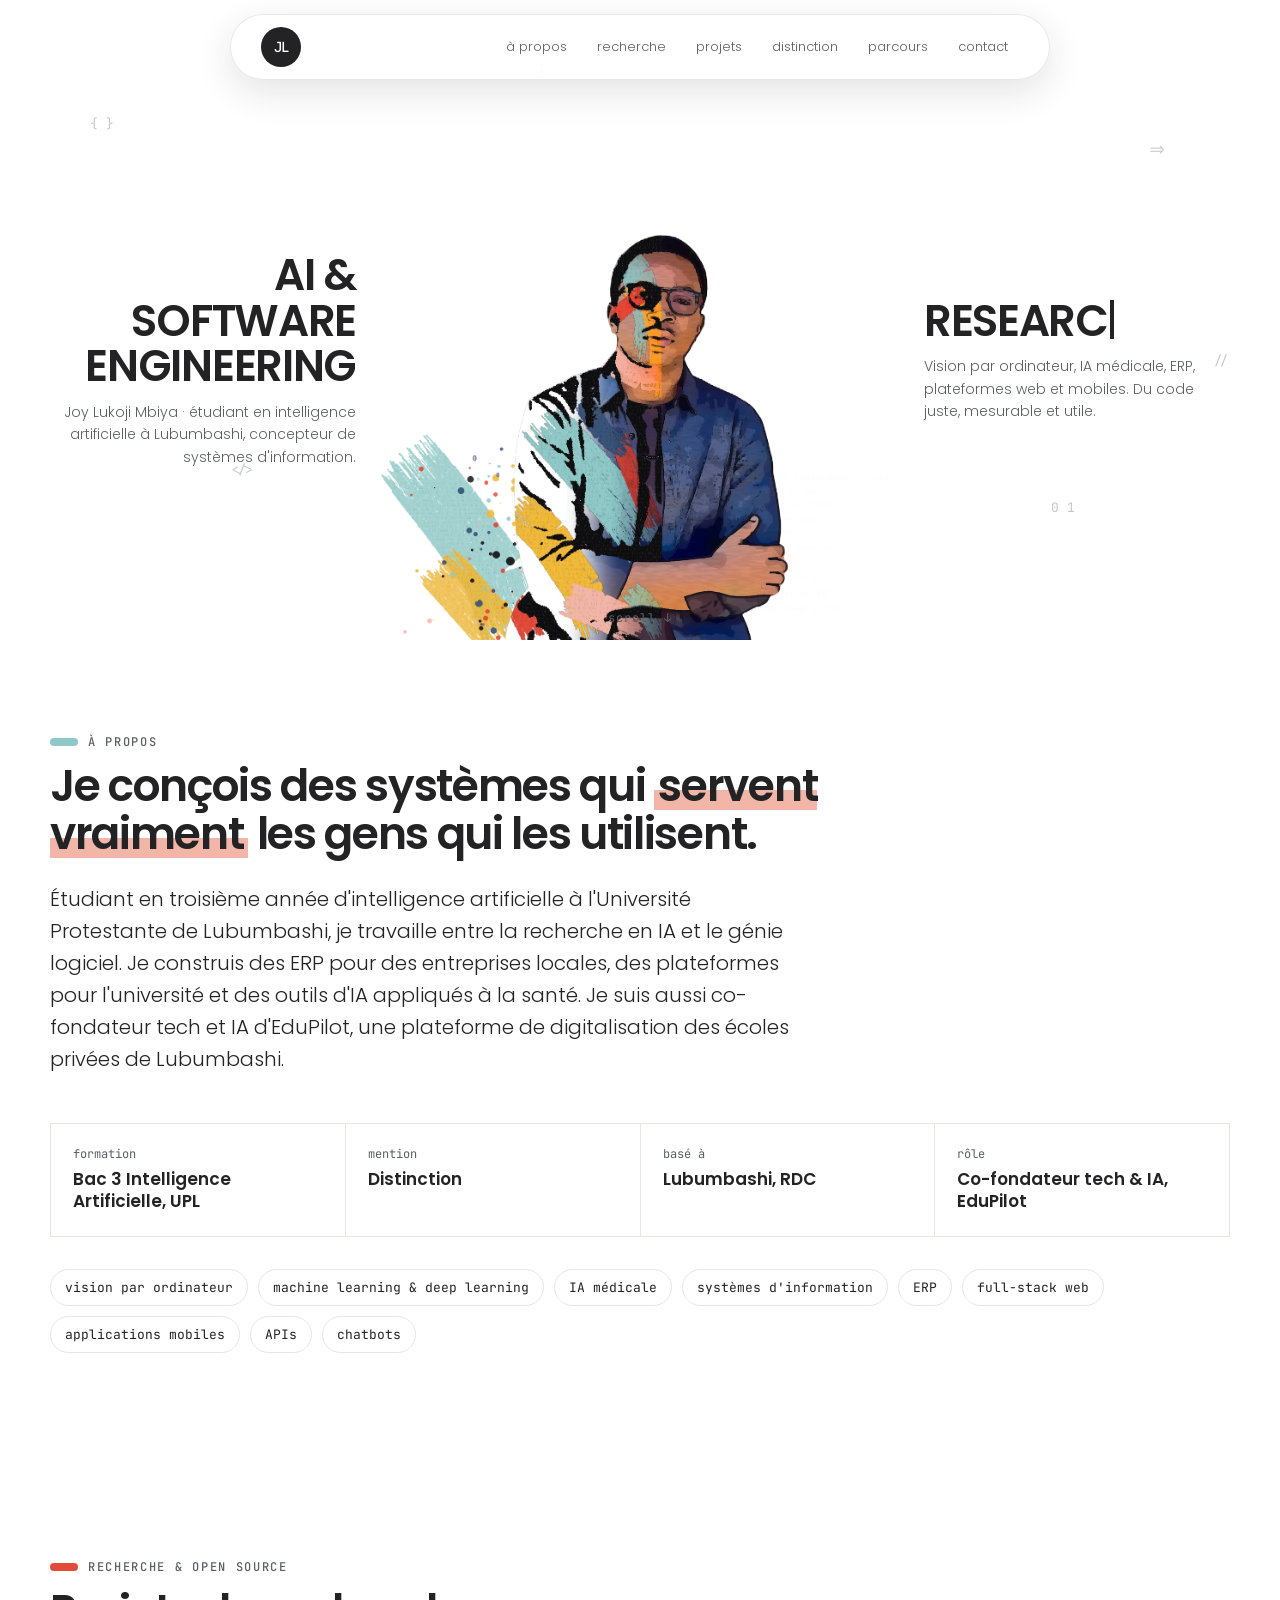
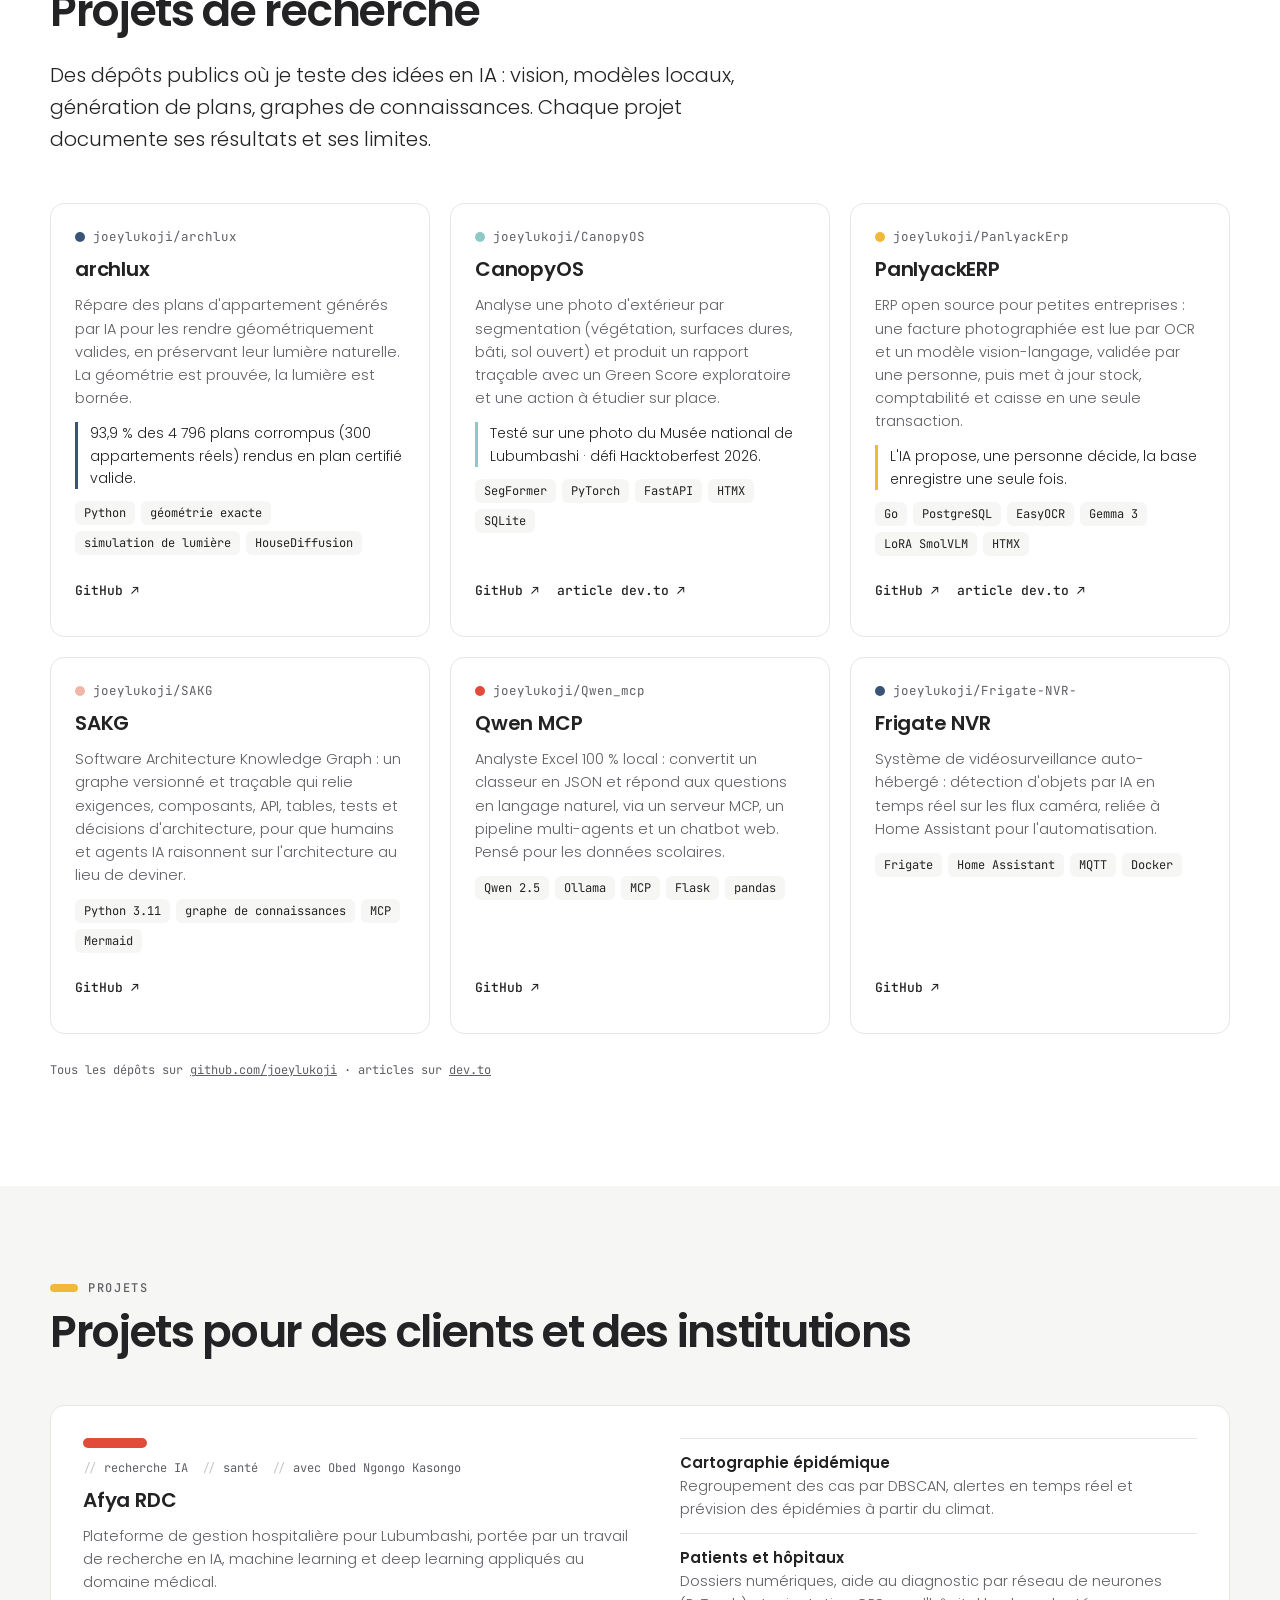
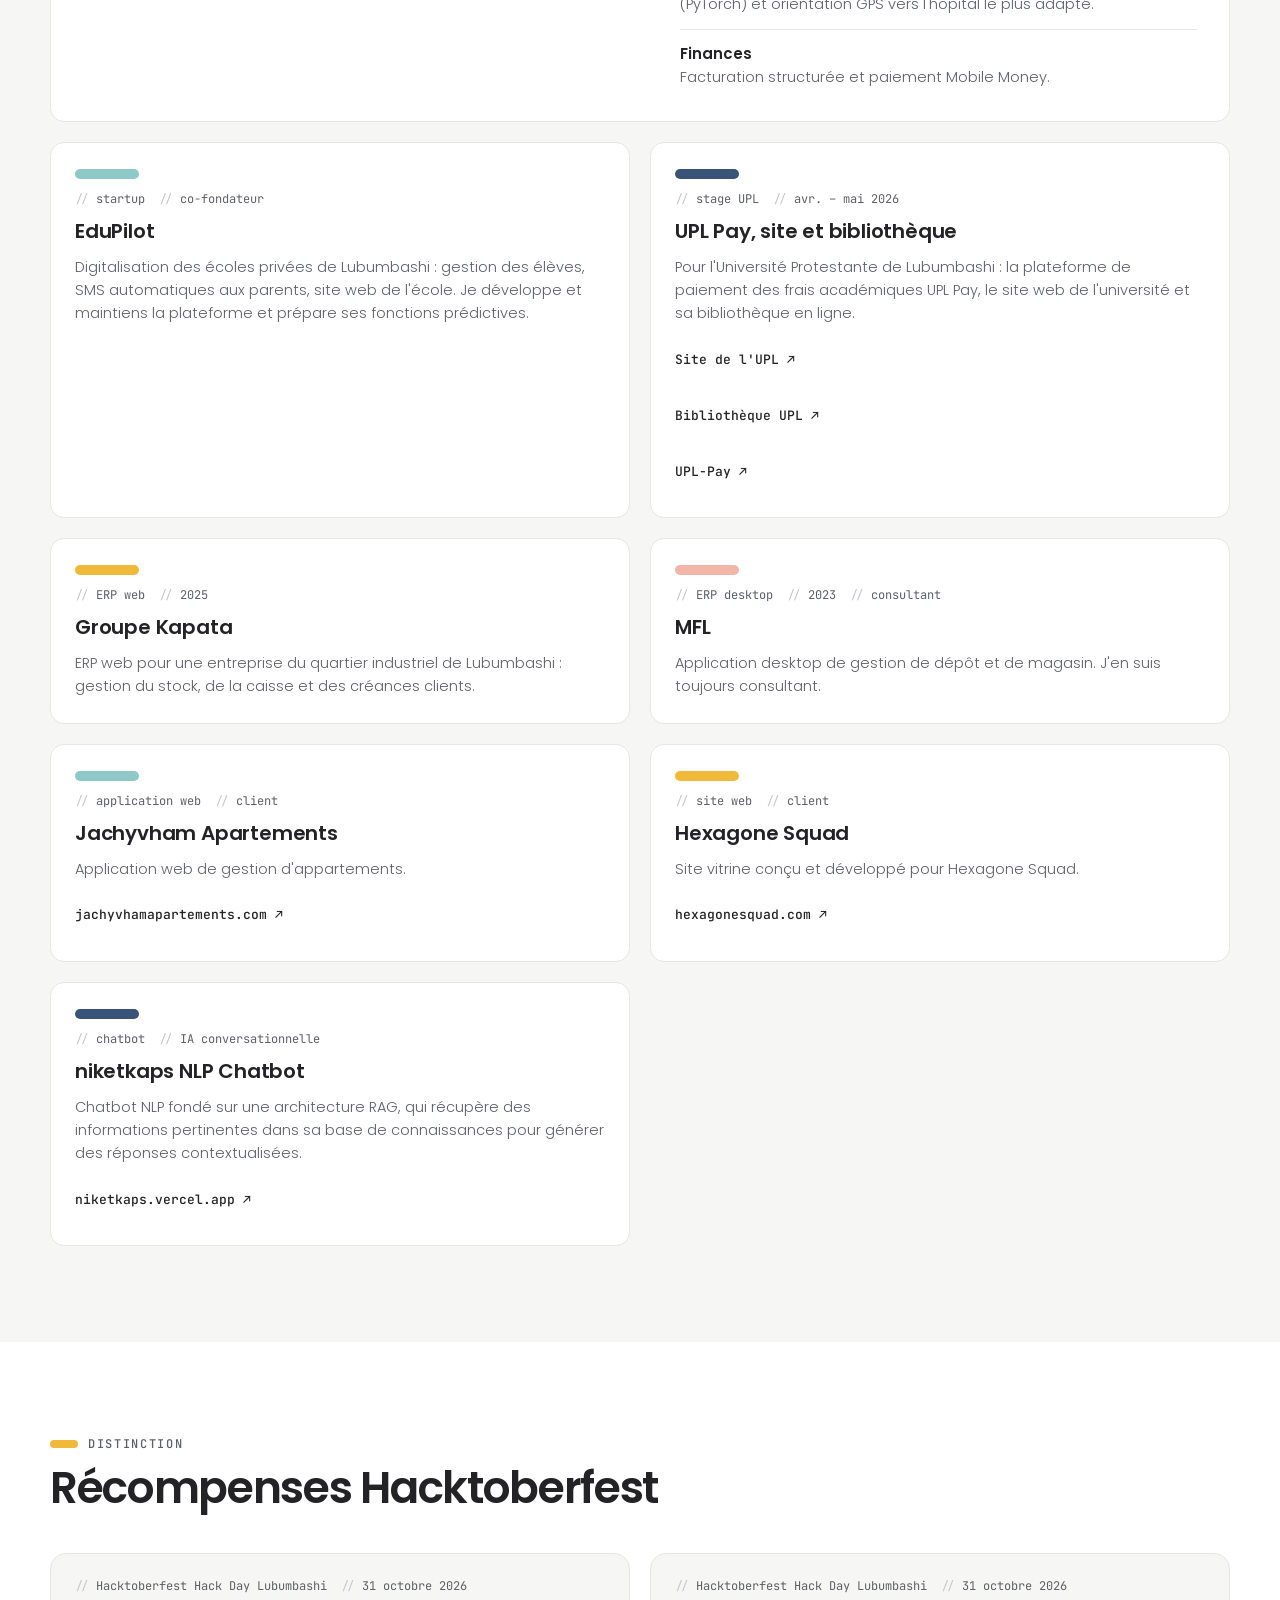
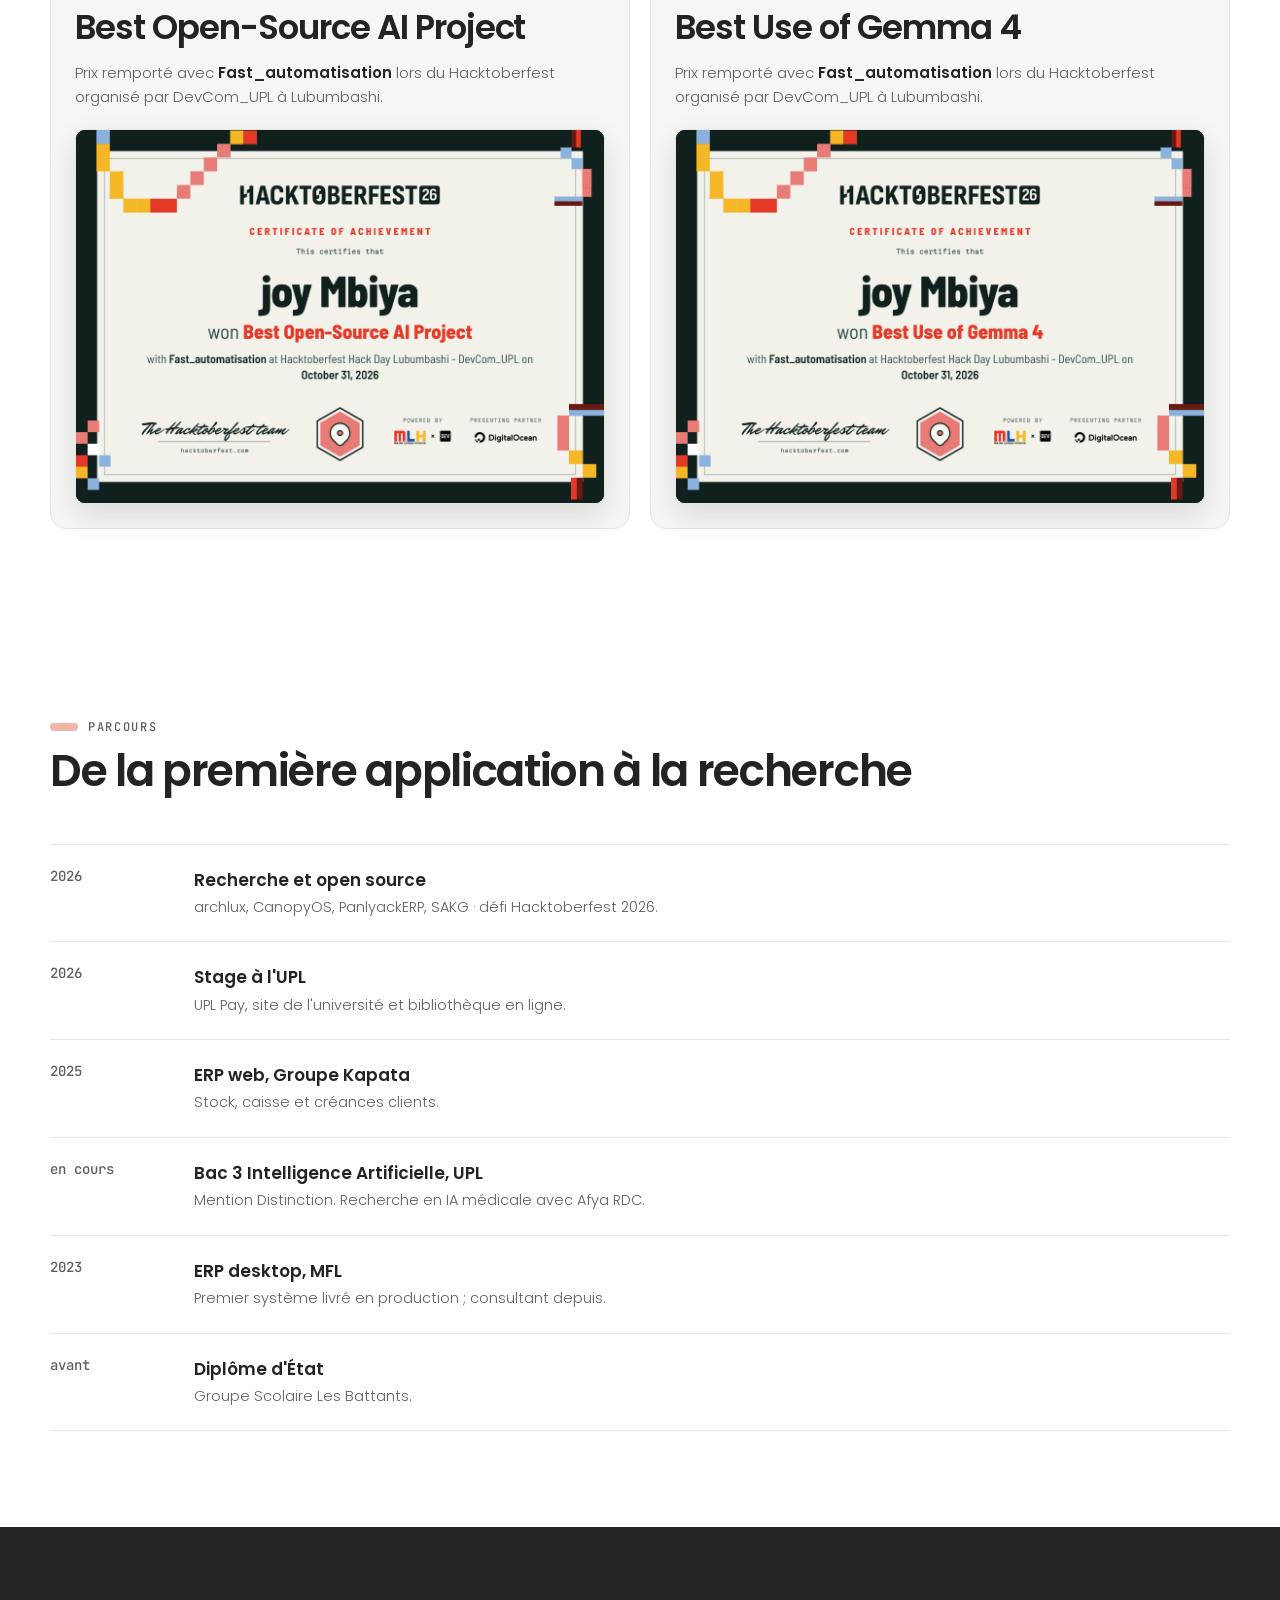
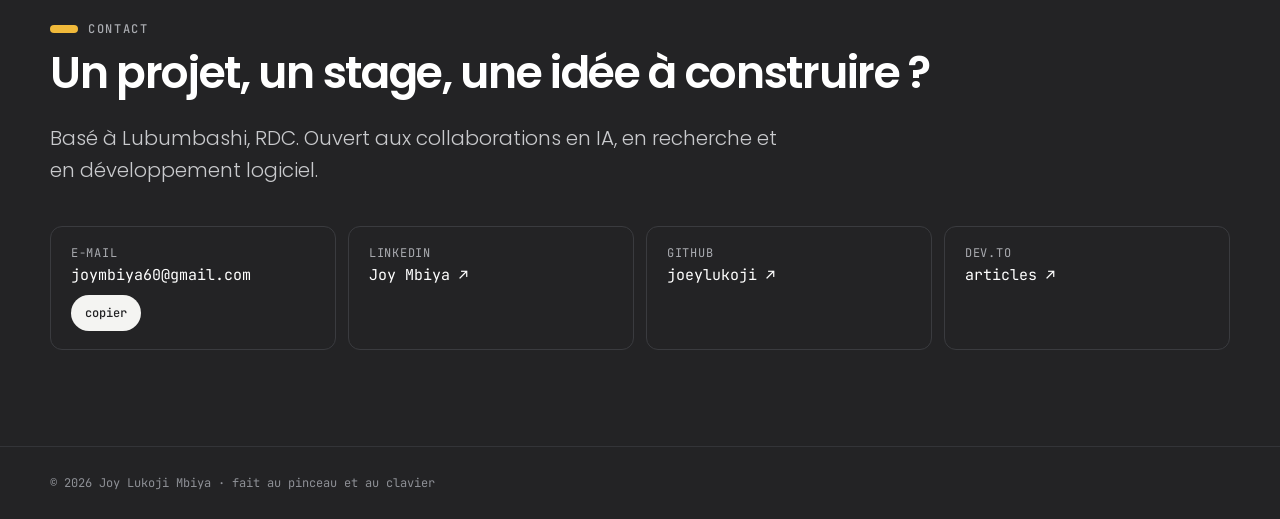
<file: index.html>
<!doctype html><html><head><meta charset=utf8><meta name=viewport content="width=device-width,initial-scale=1,viewport-fit=cover"><style>:root{color-scheme:light;box-sizing:border-box;padding-top:env(safe-area-inset-top,0px);padding-bottom:env(safe-area-inset-bottom,0px)}html{scroll-padding-top:env(safe-area-inset-top,0px)}body{margin:0;padding:0;font:14px -apple-system,BlinkMacSystemFont,sans-serif;background:#fff;color:#000}img{max-width:100%}[hidden]:not([hidden=until-found i]){display:none!important}</style></head><body>
<title>Joy Lukoji Portfolio</title>
<meta name="claude:viewport-fit-sides" content="cover">
<link rel="preconnect" href="https://fonts.googleapis.com">
<link rel="stylesheet" href="https://fonts.googleapis.com/css2?family=Poppins:wght@300;400;600&family=JetBrains+Mono:wght@400;500&display=swap">
<style>
/* Layout: the banner becomes the hero (titles flanking the split portrait), then calm white sections — projects as a ledger of cards, a short timeline, contact. Single light look, like the banner. */
:root{
  --paper:#ffffff; --wash:#f6f6f4; --ink:#232325; --muted:#5d5f64; --faint:#c4c6cb; --rule:#e6e6e3;
  --teal:#8fc9c7; --yellow:#f0b93a; --red:#e24a3a; --pink:#f2b6a8; --navy:#3a5478;
  --display:'Poppins',system-ui,-apple-system,'Segoe UI',sans-serif;
  --mono:'JetBrains Mono',ui-monospace,'SFMono-Regular',Menlo,monospace;
  --ease:cubic-bezier(.2,.8,.2,1);
  color-scheme:light;
}
*{box-sizing:border-box}
html{scroll-behavior:smooth;scroll-padding-top:104px}
body{background:var(--paper);color:var(--ink);font-family:var(--display);font-weight:300;font-size:16px;line-height:1.6}
a{color:inherit}
:focus-visible{outline:3px solid var(--yellow);outline-offset:3px;border-radius:4px}
.gut{padding-left:max(16px,env(safe-area-inset-left,0px));padding-right:max(16px,env(safe-area-inset-right,0px))}
.wrap{max-width:1180px;margin:0 auto}
.mono{font-family:var(--mono);font-weight:400}

/* nav */
.nav{position:fixed;top:max(14px,env(safe-area-inset-top,0px));left:50%;transform:translateX(-50%);z-index:20;width:min(820px,calc(100% - 32px));border:1px solid rgba(35,35,37,.1);border-radius:999px;background:rgba(255,255,255,.74);color:var(--ink);box-shadow:0 12px 36px rgba(35,35,37,.12),inset 0 1px 0 rgba(255,255,255,.8);backdrop-filter:blur(20px) saturate(180%);-webkit-backdrop-filter:blur(20px) saturate(180%);transition:background .3s var(--ease),box-shadow .3s var(--ease)}
.nav .wrap{display:flex;align-items:center;justify-content:space-between;gap:16px;min-height:64px;max-width:none;margin:0;flex-wrap:nowrap;padding:8px 12px 8px 14px}
.mark{width:40px;height:40px;flex:none;border-radius:50%;background:var(--ink);color:#fff;display:grid;place-items:center;font:500 14px/1 var(--mono);letter-spacing:-1px;text-decoration:none;transition:background .25s var(--ease),transform .25s var(--ease)}
.mark:hover{background:#465b60;transform:rotate(-8deg)}
.nav ul{display:flex;align-items:center;gap:4px;list-style:none;margin:0;padding:0;font-size:13px;flex-wrap:nowrap}
.nav ul a{text-decoration:none;color:var(--muted);padding:9px 13px;border-radius:999px;display:inline-block;white-space:nowrap;transition:background .25s var(--ease),color .25s var(--ease),transform .25s var(--ease)}
.nav ul a:hover,.nav ul a[aria-current="location"]{background:rgba(35,35,37,.07);color:var(--ink)}
.nav ul a:hover{transform:translateY(-1px)}
.nav ul a[aria-current="location"]{font-weight:600}

/* hero */
.hero{position:relative;overflow:hidden;background:var(--paper)}
.hero .wrap{display:grid;grid-template-columns:1fr minmax(0,520px) 1fr;align-items:end;gap:24px;min-height:min(640px,82vw);padding-top:120px}
.side{align-self:center;display:flex;flex-direction:column;gap:12px;padding-bottom:40px;min-width:0}
.side.l{text-align:right;align-items:flex-end}
.side h1,.side .h{margin:0;font-weight:600;font-size:clamp(28px,3.4vw,46px);line-height:1.05;letter-spacing:-.03em;text-wrap:balance}
.side p{margin:0;font-size:14px;color:var(--muted);max-width:34ch}
.side p.h{color:var(--ink);font-size:clamp(28px,3.4vw,46px);max-width:none}
.portrait{position:relative;align-self:end;min-width:0}
.portrait img{display:block;width:100%;height:auto;max-width:100%}
.caret{display:inline-block;width:.09em;height:.9em;background:var(--ink);vertical-align:-.08em;margin-left:.06em}
.glyphs span{position:absolute;font:13px var(--mono);color:var(--faint);pointer-events:none}
.scroll{position:absolute;left:50%;bottom:14px;transform:translateX(-50%);font:12px var(--mono);color:var(--muted);letter-spacing:.08em}

/* sections */
section{padding-block:96px}
.eyebrow{font:500 12px/1 var(--mono);letter-spacing:.14em;text-transform:uppercase;color:var(--muted);display:flex;gap:10px;align-items:center}
.eyebrow::before{content:"";width:28px;height:8px;border-radius:8px;background:var(--c,var(--teal))}
h2{font-weight:600;font-size:clamp(28px,4vw,44px);line-height:1.1;letter-spacing:-.03em;margin:14px 0 0;text-wrap:balance}
.lead{font-size:clamp(17px,1.6vw,20px);line-height:1.6;max-width:62ch;color:var(--ink);margin:24px 0 0}
.brush{background:linear-gradient(transparent 58%,var(--c,var(--yellow)) 58%,var(--c,var(--yellow)) 90%,transparent 90%);padding:0 .1em}

/* about */
.about{background:var(--paper)}
.facts{display:grid;grid-template-columns:repeat(auto-fit,minmax(200px,1fr));gap:1px;background:var(--rule);border:1px solid var(--rule);margin-top:48px}
.fact{background:var(--paper);padding:22px 22px 24px;display:flex;flex-direction:column;gap:6px;min-width:0}
.fact b{font-weight:600;font-size:17px;line-height:1.3}
.fact span{font:12px var(--mono);color:var(--muted)}

/* skills */
.skills{display:flex;flex-wrap:wrap;gap:10px;margin-top:32px;padding:0;list-style:none}
.skills li{font:13px var(--mono);padding:9px 14px;border:1px solid var(--rule);border-radius:999px;background:var(--paper)}

/* projects */
.work{background:var(--wash)}
.grid{display:grid;grid-template-columns:repeat(2,minmax(0,1fr));align-items:stretch;gap:20px;margin-top:48px}
.card{position:relative;background:var(--paper);border:1px solid var(--rule);border-radius:14px;padding:26px 24px 24px;display:flex;flex-direction:column;gap:12px;min-width:0;overflow:hidden;transition:transform .5s var(--ease),box-shadow .5s var(--ease)}
.card:hover{transform:translateY(-4px);box-shadow:0 18px 40px -24px rgba(35,35,37,.35)}
.swatch{height:10px;width:64px;border-radius:10px;background:var(--c);transform-origin:left;transition:width .6s var(--ease)}
.card:hover .swatch{width:120px}
.card h3{margin:0;font-size:20px;font-weight:600;line-height:1.25;letter-spacing:-.01em}
.card p{margin:0;font-size:14.5px;color:var(--muted)}
.meta{display:flex;flex-wrap:wrap;gap:8px 14px;font:12px var(--mono);color:var(--muted)}
.meta span::before{content:"// ";color:var(--faint)}
.card a.go{margin-top:auto;font:500 13px var(--mono);text-decoration:none;display:inline-flex;gap:6px;align-items:center;padding:8px 0;min-height:44px}
.card a.go:hover{text-decoration:underline}
.card.feat{grid-column:1/-1;display:grid;grid-template-columns:minmax(0,1.1fr) minmax(0,1fr);gap:28px;padding:32px}
.card.feat .col{display:flex;flex-direction:column;gap:12px;min-width:0}
.axes{list-style:none;margin:0;padding:0;display:flex;flex-direction:column;gap:12px}
.axes li{border-top:1px solid var(--rule);padding-top:12px;font-size:14.5px;color:var(--muted)}
.axes b{display:block;color:var(--ink);font-weight:600;font-size:15px}

/* research */
.research{background:var(--paper)}
.rgrid{display:grid;grid-template-columns:repeat(auto-fill,minmax(min(100%,350px),1fr));gap:20px;margin-top:48px}
.repo{position:relative;border:1px solid var(--rule);border-radius:14px;padding:24px;display:flex;flex-direction:column;gap:12px;min-width:0;background:var(--paper);transition:transform .5s var(--ease),box-shadow .5s var(--ease),border-color .5s var(--ease)}
.repo:hover{transform:translateY(-4px);box-shadow:0 18px 40px -24px rgba(35,35,37,.35);border-color:var(--c)}
.repo .path{font:12.5px var(--mono);color:var(--muted);display:flex;align-items:center;gap:8px;overflow-wrap:anywhere}
.repo .path i{width:10px;height:10px;border-radius:50%;background:var(--c);flex:none}
.repo h3{margin:0;font-size:20px;font-weight:600;letter-spacing:-.01em;line-height:1.25}
.repo p{margin:0;font-size:14.5px;color:var(--muted)}
.repo .key{font-size:14px;color:var(--ink);border-left:3px solid var(--c);padding-left:12px}
.stack{display:flex;flex-wrap:wrap;gap:6px;list-style:none;margin:0;padding:0}
.stack li{font:12px var(--mono);padding:4px 9px;border-radius:6px;background:var(--wash);color:var(--ink)}
.acts{display:flex;flex-wrap:wrap;gap:4px 18px;margin-top:auto}
.acts a{font:500 13px var(--mono);text-decoration:none;display:inline-flex;align-items:center;min-height:44px}
.acts a:hover{text-decoration:underline}
.note{font:12px var(--mono);color:var(--muted);margin-top:28px}
.note a{text-decoration:underline}

/* award */
.award-grid{display:grid;grid-template-columns:repeat(2,minmax(0,1fr));align-items:stretch;gap:20px;margin-top:40px}
.award-card{display:flex;flex-direction:column;align-items:stretch;gap:20px;margin-top:0;padding:24px;background:var(--wash);border:1px solid var(--rule);border-radius:16px}
.award-copy{display:flex;flex-direction:column;align-items:flex-start;gap:14px;min-width:0}
.award-copy h3{margin:0;font-size:clamp(24px,3vw,34px);font-weight:600;line-height:1.15;letter-spacing:-.03em}
.award-copy p{margin:0;color:var(--muted);font-size:15px}
.award-copy strong{color:var(--ink);font-weight:600}
.award-image{display:block;min-width:0;overflow:hidden;border:1px solid var(--rule);border-radius:10px;background:#10221d;box-shadow:0 12px 30px rgba(35,35,37,.12);transition:transform .4s var(--ease),box-shadow .4s var(--ease)}
.award-image:hover{transform:translateY(-3px);box-shadow:0 18px 38px rgba(35,35,37,.18)}
.award-image img{display:block;width:100%;height:auto}

/* timeline */
.tl{list-style:none;margin:48px 0 0;padding:0;display:flex;flex-direction:column}
.tl li{display:grid;grid-template-columns:120px minmax(0,1fr);gap:24px;padding:22px 0;border-top:1px solid var(--rule)}
.tl li:last-child{border-bottom:1px solid var(--rule)}
.tl time{font:500 14px var(--mono);color:var(--muted);font-variant-numeric:tabular-nums}
.tl b{font-weight:600;font-size:17px;display:block}
.tl span{font-size:14.5px;color:var(--muted)}

/* contact */
.contact{background:var(--ink);color:#f4f4f2}
.contact .eyebrow{color:#a9abb0}
.contact h2{color:#fff}
.links{display:grid;grid-template-columns:repeat(auto-fit,minmax(220px,1fr));gap:12px;margin-top:40px}
.links div,.links a{text-decoration:none;color:inherit;transition:border-color .4s var(--ease),background .4s var(--ease);border:1px solid #3a3b3f;border-radius:12px;padding:18px 20px;display:flex;flex-direction:column;gap:4px;min-width:0}
.links a:hover{border-color:#8e9096;background:#2c2d30}
.copy{align-self:flex-start;margin-top:6px;font:500 12px var(--mono);color:var(--ink);background:#f4f4f2;border:0;border-radius:999px;padding:8px 14px;min-height:36px;cursor:pointer}
.links small{font:12px var(--mono);color:#a9abb0;letter-spacing:.06em;text-transform:uppercase}
.links span{font:15px var(--mono);overflow-wrap:anywhere;color:#fff}
footer{background:var(--ink);color:#8e9096;font:12px var(--mono);padding-block:28px;border-top:1px solid #333438}

/* motion: hero load sequence + gentle reveals */
@media (prefers-reduced-motion:no-preference){
  .js .portrait img{-webkit-mask-image:linear-gradient(100deg,#000 45%,transparent 55%);mask-image:linear-gradient(100deg,#000 45%,transparent 55%);
    -webkit-mask-size:320% 100%;mask-size:320% 100%;-webkit-mask-repeat:no-repeat;mask-repeat:no-repeat;
    animation:reveal 1.8s cubic-bezier(.65,0,.25,1) .2s both}
  .js .w{display:inline-block;animation:rise .7s var(--ease) both}
  .js .fadein{animation:rise .8s var(--ease) both}
  .js .caret{animation:blink .9s steps(1) infinite}
  .js .glyphs span{animation:drift 7s ease-in-out infinite alternate}
  .js .pre{opacity:0;transform:translateY(22px)}
  .js .in{opacity:1;transform:none;transition:opacity .9s var(--ease),transform .9s var(--ease)}
  .js .in .swatch{animation:grow .9s var(--ease) both .2s}
}
@keyframes reveal{from{-webkit-mask-position:100% 0;mask-position:100% 0}to{-webkit-mask-position:0 0;mask-position:0 0}}
@keyframes rise{from{opacity:0;transform:translateY(24px)}to{opacity:1;transform:none}}
@keyframes blink{50%{opacity:0}}
@keyframes drift{from{transform:translateY(0);opacity:.25}to{transform:translateY(-14px);opacity:.7}}
@keyframes grow{from{transform:scaleX(0)}to{transform:scaleX(1)}}

@media (max-width:820px){
  .hero .wrap{grid-template-columns:1fr;gap:20px;padding-top:32px;min-height:0}
  .side,.side.l{text-align:left;align-items:flex-start;padding-bottom:0}
  .portrait{order:-1;max-width:460px;margin:0 auto;width:100%}
  .scroll{display:none}
  .card.feat{grid-template-columns:1fr;padding:24px}
  .tl li{grid-template-columns:1fr;gap:6px}
  section{padding-block:64px}
  .nav{top:max(10px,env(safe-area-inset-top,0px));width:calc(100% - 24px)}
  .nav .wrap{flex-wrap:nowrap;min-height:54px;gap:10px;padding:7px 9px}
  .mark{width:36px;height:36px;font-size:13px;flex:none}
  .nav ul{flex-wrap:nowrap;gap:2px;overflow-x:auto;scrollbar-width:none;-webkit-overflow-scrolling:touch;font-size:12px;min-width:0;mask-image:linear-gradient(90deg,#000 88%,transparent);-webkit-mask-image:linear-gradient(90deg,#000 88%,transparent);padding-right:14px}
  .nav ul::-webkit-scrollbar{display:none}
  .nav ul a{padding:10px 9px;white-space:nowrap}
  .nav .mobile-hidden{display:none}
  .award-grid{grid-template-columns:minmax(0,1fr)}
  .hero .wrap{padding-top:88px;gap:14px}
  .portrait{max-width:none;margin:0 -8px;width:calc(100% + 16px)}
  .side,.side.l{text-align:center;align-items:center}
  .side:last-child{display:none}
  .side h1,.side p.h{font-size:clamp(26px,8vw,34px)}
  .side p{max-width:36ch}
  .glyphs{display:none}
  .facts{grid-template-columns:repeat(2,minmax(0,1fr))}
  .fact{padding:16px}
  .fact b{font-size:15px}
  .lead{font-size:16.5px}
  .grid,.rgrid{margin-top:32px;gap:14px}
  .repo,.card{padding:20px}
  .links{grid-template-columns:1fr}
}
@media (max-width:600px){
  .grid{grid-template-columns:minmax(0,1fr)}
  .nav{width:calc(100% - 16px);padding-inline:8px}
  .nav .wrap{gap:6px;padding:5px 6px}
  .mark{width:34px;height:34px}
  .nav ul{gap:1px;font-size:11px}
  .nav ul a{padding:8px 4px;letter-spacing:-.02em}
}
</style>

<nav class="nav gut" aria-label="Navigation principale">
  <div class="wrap">
    <a class="mark" href="#top" aria-label="Retour en haut">JL</a>
    <ul>
      <li><a href="#about">à propos</a></li>
      <li class="mobile-hidden"><a href="#research">recherche</a></li>
      <li><a href="#work">projets</a></li>
      <li class="mobile-hidden"><a href="#award">distinction</a></li>
      <li class="mobile-hidden"><a href="#path">parcours</a></li>
      <li><a href="#contact">contact</a></li>
    </ul>
  </div>
</nav>

<header class="hero gut" id="top">
  <div class="glyphs" aria-hidden="true">
    <span style="left:7%;top:18%">{ }</span><span style="left:18%;top:72%;animation-delay:-2s">&lt;/&gt;</span>
    <span style="right:9%;top:22%;animation-delay:-4s">=&gt;</span><span style="right:16%;top:78%;animation-delay:-1s">0 1</span>
    <span style="left:42%;top:9%;animation-delay:-3s">;</span><span style="right:4%;top:55%;animation-delay:-5s">//</span>
  </div>
  <div class="wrap">
    <div class="side l">
      <h1 id="h1">AI &amp; SOFTWARE ENGINEERING</h1>
      <p class="fadein" style="animation-delay:1.4s">Joy Lukoji Mbiya · étudiant en intelligence artificielle à Lubumbashi, concepteur de systèmes d'information.</p>
    </div>
    <div class="portrait">
      <img src="[data-uri]" alt="Portrait de Joy Lukoji : moitié gauche peinte au pinceau avec des symboles de code cachés, moitié droite en style anime" width="1211" height="945">
    </div>
    <div class="side">
      <p class="h" aria-label="Researcher in AI and Data"><span id="typed" aria-hidden="true">RESEARCHER IN AI &amp; DATA</span><span class="caret" aria-hidden="true"></span></p>
      <p class="fadein" style="animation-delay:3.4s">Vision par ordinateur, IA médicale, ERP, plateformes web et mobiles. Du code juste, mesurable et utile.</p>
    </div>
  </div>
  <span class="scroll" aria-hidden="true">scroll ↓</span>
</header>

<section class="about gut" id="about">
  <div class="wrap">
    <div class="eyebrow pre" style="--c:var(--teal)">à propos</div>
    <h2 class="pre">Je conçois des systèmes qui <span class="brush" style="--c:var(--pink)">servent vraiment</span> les gens qui les utilisent.</h2>
    <p class="lead pre">Étudiant en troisième année d'intelligence artificielle à l'Université Protestante de Lubumbashi, je travaille entre la recherche en IA et le génie logiciel. Je construis des ERP pour des entreprises locales, des plateformes pour l'université et des outils d'IA appliqués à la santé. Je suis aussi co-fondateur tech et IA d'EduPilot, une plateforme de digitalisation des écoles privées de Lubumbashi.</p>
    <div class="facts pre">
      <div class="fact"><span>formation</span><b>Bac 3 Intelligence Artificielle, UPL</b></div>
      <div class="fact"><span>mention</span><b>Distinction</b></div>
      <div class="fact"><span>basé à</span><b>Lubumbashi, RDC</b></div>
      <div class="fact"><span>rôle</span><b>Co-fondateur tech &amp; IA, EduPilot</b></div>
    </div>
    <ul class="skills pre" aria-label="Domaines">
      <li>vision par ordinateur</li><li>machine learning &amp; deep learning</li><li>IA médicale</li>
      <li>systèmes d'information</li><li>ERP</li><li>full-stack web</li><li>applications mobiles</li><li>APIs</li><li>chatbots</li>
    </ul>
  </div>
</section>

<section class="research gut" id="research">
  <div class="wrap">
    <div class="eyebrow pre" style="--c:var(--red)">recherche &amp; open source</div>
    <h2 class="pre">Projets de recherche</h2>
    <p class="lead pre">Des dépôts publics où je teste des idées en IA : vision, modèles locaux, génération de plans, graphes de connaissances. Chaque projet documente ses résultats et ses limites.</p>
    <div class="rgrid">
      <article class="repo pre" style="--c:var(--navy)">
        <div class="path"><i></i>joeylukoji/archlux</div>
        <h3>archlux</h3>
        <p>Répare des plans d'appartement générés par IA pour les rendre géométriquement valides, en préservant leur lumière naturelle. La géométrie est prouvée, la lumière est bornée.</p>
        <p class="key">93,9 % des 4 796 plans corrompus (300 appartements réels) rendus en plan certifié valide.</p>
        <ul class="stack"><li>Python</li><li>géométrie exacte</li><li>simulation de lumière</li><li>HouseDiffusion</li></ul>
        <div class="acts"><a href="https://github.com/joeylukoji/archlux" target="_blank" rel="noopener">GitHub ↗</a></div>
      </article>
      <article class="repo pre" style="--c:var(--teal)">
        <div class="path"><i></i>joeylukoji/CanopyOS</div>
        <h3>CanopyOS</h3>
        <p>Analyse une photo d'extérieur par segmentation (végétation, surfaces dures, bâti, sol ouvert) et produit un rapport traçable avec un Green Score exploratoire et une action à étudier sur place.</p>
        <p class="key">Testé sur une photo du Musée national de Lubumbashi · défi Hacktoberfest 2026.</p>
        <ul class="stack"><li>SegFormer</li><li>PyTorch</li><li>FastAPI</li><li>HTMX</li><li>SQLite</li></ul>
        <div class="acts"><a href="https://github.com/joeylukoji/CanopyOS" target="_blank" rel="noopener">GitHub ↗</a><a href="https://dev.to/joy_mbiya_8dcbb609c498134/canopyos-open-weight-vision-for-outdoor-urban-greening-observations-8j8" target="_blank" rel="noopener">article dev.to ↗</a></div>
      </article>
      <article class="repo pre" style="--c:var(--yellow)">
        <div class="path"><i></i>joeylukoji/PanlyackErp</div>
        <h3>PanlyackERP</h3>
        <p>ERP open source pour petites entreprises : une facture photographiée est lue par OCR et un modèle vision-langage, validée par une personne, puis met à jour stock, comptabilité et caisse en une seule transaction.</p>
        <p class="key">L'IA propose, une personne décide, la base enregistre une seule fois.</p>
        <ul class="stack"><li>Go</li><li>PostgreSQL</li><li>EasyOCR</li><li>Gemma 3</li><li>LoRA SmolVLM</li><li>HTMX</li></ul>
        <div class="acts"><a href="https://github.com/joeylukoji/PanlyackErp" target="_blank" rel="noopener">GitHub ↗</a><a href="https://dev.to/joy_mbiya_8dcbb609c498134/panlyackerp-from-invoice-to-inventory-accounting-and-cash-4cne" target="_blank" rel="noopener">article dev.to ↗</a></div>
      </article>
      <article class="repo pre" style="--c:var(--pink)">
        <div class="path"><i></i>joeylukoji/SAKG</div>
        <h3>SAKG</h3>
        <p>Software Architecture Knowledge Graph : un graphe versionné et traçable qui relie exigences, composants, API, tables, tests et décisions d'architecture, pour que humains et agents IA raisonnent sur l'architecture au lieu de deviner.</p>
        <ul class="stack"><li>Python 3.11</li><li>graphe de connaissances</li><li>MCP</li><li>Mermaid</li></ul>
        <div class="acts"><a href="https://github.com/joeylukoji/SAKG" target="_blank" rel="noopener">GitHub ↗</a></div>
      </article>
      <article class="repo pre" style="--c:var(--red)">
        <div class="path"><i></i>joeylukoji/Qwen_mcp</div>
        <h3>Qwen MCP</h3>
        <p>Analyste Excel 100 % local : convertit un classeur en JSON et répond aux questions en langage naturel, via un serveur MCP, un pipeline multi-agents et un chatbot web. Pensé pour les données scolaires.</p>
        <ul class="stack"><li>Qwen 2.5</li><li>Ollama</li><li>MCP</li><li>Flask</li><li>pandas</li></ul>
        <div class="acts"><a href="https://github.com/joeylukoji/Qwen_mcp" target="_blank" rel="noopener">GitHub ↗</a></div>
      </article>
      <article class="repo pre" style="--c:var(--navy)">
        <div class="path"><i></i>joeylukoji/Frigate-NVR-</div>
        <h3>Frigate NVR</h3>
        <p>Système de vidéosurveillance auto-hébergé : détection d'objets par IA en temps réel sur les flux caméra, reliée à Home Assistant pour l'automatisation.</p>
        <ul class="stack"><li>Frigate</li><li>Home Assistant</li><li>MQTT</li><li>Docker</li></ul>
        <div class="acts"><a href="https://github.com/joeylukoji/Frigate-NVR-" target="_blank" rel="noopener">GitHub ↗</a></div>
      </article>
    </div>
    <p class="note pre">Tous les dépôts sur <a href="https://github.com/joeylukoji?tab=repositories" target="_blank" rel="noopener">github.com/joeylukoji</a> · articles sur <a href="https://dev.to/joy_mbiya_8dcbb609c498134" target="_blank" rel="noopener">dev.to</a></p>
  </div>
</section>

<section class="work gut" id="work">
  <div class="wrap">
    <div class="eyebrow pre" style="--c:var(--yellow)">projets</div>
    <h2 class="pre">Projets pour des clients et des institutions</h2>

    <div class="grid">
      <article class="card feat pre">
        <div class="col">
          <div class="swatch" style="--c:var(--red)"></div>
          <div class="meta"><span>recherche IA</span><span>santé</span><span>avec Obed Ngongo Kasongo</span></div>
          <h3>Afya RDC</h3>
          <p>Plateforme de gestion hospitalière pour Lubumbashi, portée par un travail de recherche en IA, machine learning et deep learning appliqués au domaine médical.</p>
        </div>
        <ul class="axes">
          <li><b>Cartographie épidémique</b>Regroupement des cas par DBSCAN, alertes en temps réel et prévision des épidémies à partir du climat.</li>
          <li><b>Patients et hôpitaux</b>Dossiers numériques, aide au diagnostic par réseau de neurones (PyTorch) et orientation GPS vers l'hôpital le plus adapté.</li>
          <li><b>Finances</b>Facturation structurée et paiement Mobile Money.</li>
        </ul>
      </article>

      <article class="card pre">
        <div class="swatch" style="--c:var(--teal)"></div>
        <div class="meta"><span>startup</span><span>co-fondateur</span></div>
        <h3>EduPilot</h3>
        <p>Digitalisation des écoles privées de Lubumbashi : gestion des élèves, SMS automatiques aux parents, site web de l'école. Je développe et maintiens la plateforme et prépare ses fonctions prédictives.</p>
      </article>

      <article class="card pre">
        <div class="swatch" style="--c:var(--navy)"></div>
        <div class="meta"><span>stage UPL</span><span>avr. – mai 2026</span></div>
        <h3>UPL Pay, site et bibliothèque</h3>
        <p>Pour l'Université Protestante de Lubumbashi : la plateforme de paiement des frais académiques UPL Pay, le site web de l'université et sa bibliothèque en ligne.</p>
        <a class="go" href="https://upl-univ.ac/" target="_blank" rel="noopener">Site de l'UPL ↗</a>
        <a class="go" href="https://bibliotheque.upl-univ.ac/" target="_blank" rel="noopener">Bibliothèque UPL ↗</a>
        <a class="go" href="https://pay.upl-univ.ac/login" target="_blank" rel="noopener">UPL-Pay ↗</a>
      </article>

      <article class="card pre">
        <div class="swatch" style="--c:var(--yellow)"></div>
        <div class="meta"><span>ERP web</span><span>2025</span></div>
        <h3>Groupe Kapata</h3>
        <p>ERP web pour une entreprise du quartier industriel de Lubumbashi : gestion du stock, de la caisse et des créances clients.</p>
      </article>

      <article class="card pre">
        <div class="swatch" style="--c:var(--pink)"></div>
        <div class="meta"><span>ERP desktop</span><span>2023</span><span>consultant</span></div>
        <h3>MFL</h3>
        <p>Application desktop de gestion de dépôt et de magasin. J'en suis toujours consultant.</p>
      </article>


      <article class="card pre">
        <div class="swatch" style="--c:var(--teal)"></div>
        <div class="meta"><span>application web</span><span>client</span></div>
        <h3>Jachyvham Apartements</h3>
        <p>Application web de gestion d'appartements.</p>
        <a class="go" href="https://www.jachyvhamapartements.com" target="_blank" rel="noopener">jachyvhamapartements.com ↗</a>
      </article>

      <article class="card pre">
        <div class="swatch" style="--c:var(--yellow)"></div>
        <div class="meta"><span>site web</span><span>client</span></div>
        <h3>Hexagone Squad</h3>
        <p>Site vitrine conçu et développé pour Hexagone Squad.</p>
        <a class="go" href="https://www.hexagonesquad.com" target="_blank" rel="noopener">hexagonesquad.com ↗</a>
      </article>

      <article class="card pre">
        <div class="swatch" style="--c:var(--navy)"></div>
        <div class="meta"><span>chatbot</span><span>IA conversationnelle</span></div>
        <h3>niketkaps NLP Chatbot</h3>
        <p>Chatbot NLP fondé sur une architecture RAG, qui récupère des informations pertinentes dans sa base de connaissances pour générer des réponses contextualisées.</p>
        <a class="go" href="https://niketkaps.vercel.app" target="_blank" rel="noopener">niketkaps.vercel.app ↗</a>
      </article>
    </div>
  </div>
</section>

<section class="award gut" id="award">
  <div class="wrap">
    <div class="eyebrow pre" style="--c:var(--yellow)">distinction</div>
    <h2 class="pre">Récompenses Hacktoberfest</h2>
    <div class="award-grid">
      <article class="award-card pre">
        <div class="award-copy">
          <div class="meta"><span>Hacktoberfest Hack Day Lubumbashi</span><span>31 octobre 2026</span></div>
          <h3>Best Open-Source AI Project</h3>
          <p>Prix remporté avec <strong>Fast_automatisation</strong> lors du Hacktoberfest organisé par DevCom_UPL à Lubumbashi.</p>
        </div>
        <a class="award-image" href="assets/img/hacktoberfest-2026-award.png" target="_blank" rel="noopener" aria-label="Ouvrir le certificat Hacktoberfest 2026 — Best Open-Source AI Project">
          <img src="assets/img/hacktoberfest-2026-award.png" alt="Certificat Hacktoberfest 2026 décerné à Joy Mbiya pour Best Open-Source AI Project avec Fast_automatisation." loading="lazy" decoding="async">
        </a>
      </article>
      <article class="award-card pre">
        <div class="award-copy">
          <div class="meta"><span>Hacktoberfest Hack Day Lubumbashi</span><span>31 octobre 2026</span></div>
          <h3>Best Use of Gemma 4</h3>
          <p>Prix remporté avec <strong>Fast_automatisation</strong> lors du Hacktoberfest organisé par DevCom_UPL à Lubumbashi.</p>
        </div>
        <a class="award-image" href="assets/img/hacktoberfest-2026-gemma4-award.png" target="_blank" rel="noopener" aria-label="Ouvrir le certificat Hacktoberfest 2026 — Best Use of Gemma 4">
          <img src="assets/img/hacktoberfest-2026-gemma4-award.png" alt="Certificat Hacktoberfest 2026 décerné à Joy Mbiya pour Best Use of Gemma 4 avec Fast_automatisation." loading="lazy" decoding="async">
        </a>
      </article>
    </div>
  </div>
</section>

<section class="gut" id="path">
  <div class="wrap">
    <div class="eyebrow pre" style="--c:var(--pink)">parcours</div>
    <h2 class="pre">De la première application à la recherche</h2>
    <ol class="tl">
      <li class="pre"><time>2026</time><div><b>Recherche et open source</b><span>archlux, CanopyOS, PanlyackERP, SAKG · défi Hacktoberfest 2026.</span></div></li>
      <li class="pre"><time>2026</time><div><b>Stage à l'UPL</b><span>UPL Pay, site de l'université et bibliothèque en ligne.</span></div></li>
      <li class="pre"><time>2025</time><div><b>ERP web, Groupe Kapata</b><span>Stock, caisse et créances clients.</span></div></li>
      <li class="pre"><time>en cours</time><div><b>Bac 3 Intelligence Artificielle, UPL</b><span>Mention Distinction. Recherche en IA médicale avec Afya RDC.</span></div></li>
      <li class="pre"><time>2023</time><div><b>ERP desktop, MFL</b><span>Premier système livré en production ; consultant depuis.</span></div></li>
      <li class="pre"><time>avant</time><div><b>Diplôme d'État</b><span>Groupe Scolaire Les Battants.</span></div></li>
    </ol>
  </div>
</section>

<section class="contact gut" id="contact">
  <div class="wrap">
    <div class="eyebrow pre" style="--c:var(--yellow)">contact</div>
    <h2 class="pre">Un projet, un stage, une idée à construire ?</h2>
    <p class="lead pre" style="color:#c9cacd">Basé à Lubumbashi, RDC. Ouvert aux collaborations en IA, en recherche et en développement logiciel.</p>
    <div class="links pre">
      <div><small>e-mail</small><span class="sel">joymbiya60@gmail.com</span><button type="button" class="copy" id="copy-mail" data-v="joymbiya60@gmail.com">copier</button></div>
      <a href="https://www.linkedin.com/in/joy-mbiya-515575325/" target="_blank" rel="noopener"><small>linkedin</small><span>Joy Mbiya ↗</span></a>
      <a href="https://github.com/joeylukoji" target="_blank" rel="noopener"><small>github</small><span>joeylukoji ↗</span></a>
      <a href="https://dev.to/joy_mbiya_8dcbb609c498134" target="_blank" rel="noopener"><small>dev.to</small><span>articles ↗</span></a>
    </div>
  </div>
</section>
<footer class="gut"><div class="wrap">© 2026 Joy Lukoji Mbiya · fait au pinceau et au clavier</div></footer>

<script>
(function(){
  var b=document.getElementById('copy-mail');
  b.addEventListener('click',function(){var v=b.dataset.v;
    var done=function(){b.textContent='copié';setTimeout(function(){b.textContent='copier'},1600)};
    try{navigator.clipboard.writeText(v).then(done,function(){sel()})}catch(e){sel()}
    function sel(){var r=document.createRange();r.selectNodeContents(b.previousElementSibling);var s=getSelection();s.removeAllRanges();s.addRange(r);b.textContent='sélectionné'}});
})();
(function(){
  var links=[].slice.call(document.querySelectorAll('.nav a[href^="#"]')).filter(function(a){return a.hash!=='#top'});
  var sections=links.map(function(a){return document.querySelector(a.hash)}).filter(Boolean);
  if(!sections.length) return;
  var setActive=function(id){
    links.forEach(function(link){
      if(link.hash==='#'+id) link.setAttribute('aria-current','location');
      else link.removeAttribute('aria-current');
    });
  };
  links.forEach(function(link){
    link.addEventListener('click',function(){setActive(link.hash.slice(1))});
  });
  var update=function(){
    var marker=window.innerHeight*.35;
    var current;
    sections.forEach(function(section){if(section.getBoundingClientRect().top<=marker) current=section});
    if(current) setActive(current.id);
    else links.forEach(function(link){link.removeAttribute('aria-current')});
  };
  window.addEventListener('scroll',update,{passive:true});
  window.addEventListener('resize',update);
  update();
})();
(function(){
  var reduce=matchMedia('(prefers-reduced-motion: reduce)').matches;
  if(reduce) return;
  document.documentElement.classList.add('js');

  // left title: words rise one by one
  var h1=document.getElementById('h1'), words=h1.textContent.trim().split(/\s+/);
  h1.textContent='';
  words.forEach(function(w,i){var s=document.createElement('span');s.className='w';s.textContent=w;s.style.animationDelay=(.9+i*.12)+'s';h1.appendChild(s);if(i<words.length-1)h1.appendChild(document.createTextNode(' '));});

  // right title typed like code
  var t=document.getElementById('typed'), full=t.textContent; t.textContent='';
  for(var k=0;k<=full.length;k++){(function(k){setTimeout(function(){t.textContent=full.slice(0,k);},1700+k*55);})(k);}

  // gentle reveals for content below the first screen only
  var els=[].slice.call(document.querySelectorAll('.pre'));
  if(!('IntersectionObserver' in window)){els.forEach(function(e){e.classList.remove('pre')});return;}
  var vh=innerHeight;
  els.forEach(function(e){ if(e.getBoundingClientRect().top<vh) e.classList.remove('pre'); });
  var io=new IntersectionObserver(function(es){es.forEach(function(en){if(en.isIntersecting){var e=en.target;
      var sib=[].slice.call(e.parentNode.children).filter(function(x){return x.classList.contains('pre')});
      e.style.transitionDelay=Math.min(sib.indexOf(e),5)*70+'ms';
      e.classList.add('in');e.classList.remove('pre');io.unobserve(e);}});},{rootMargin:'0px 0px -8% 0px'});
  els.forEach(function(e){if(e.classList.contains('pre'))io.observe(e)});
  // safety net: never leave content hidden
  setTimeout(function(){document.querySelectorAll('.pre').forEach(function(e){e.classList.add('in');e.classList.remove('pre')})},8000);
})();
</script>

</body></html>
</file>
